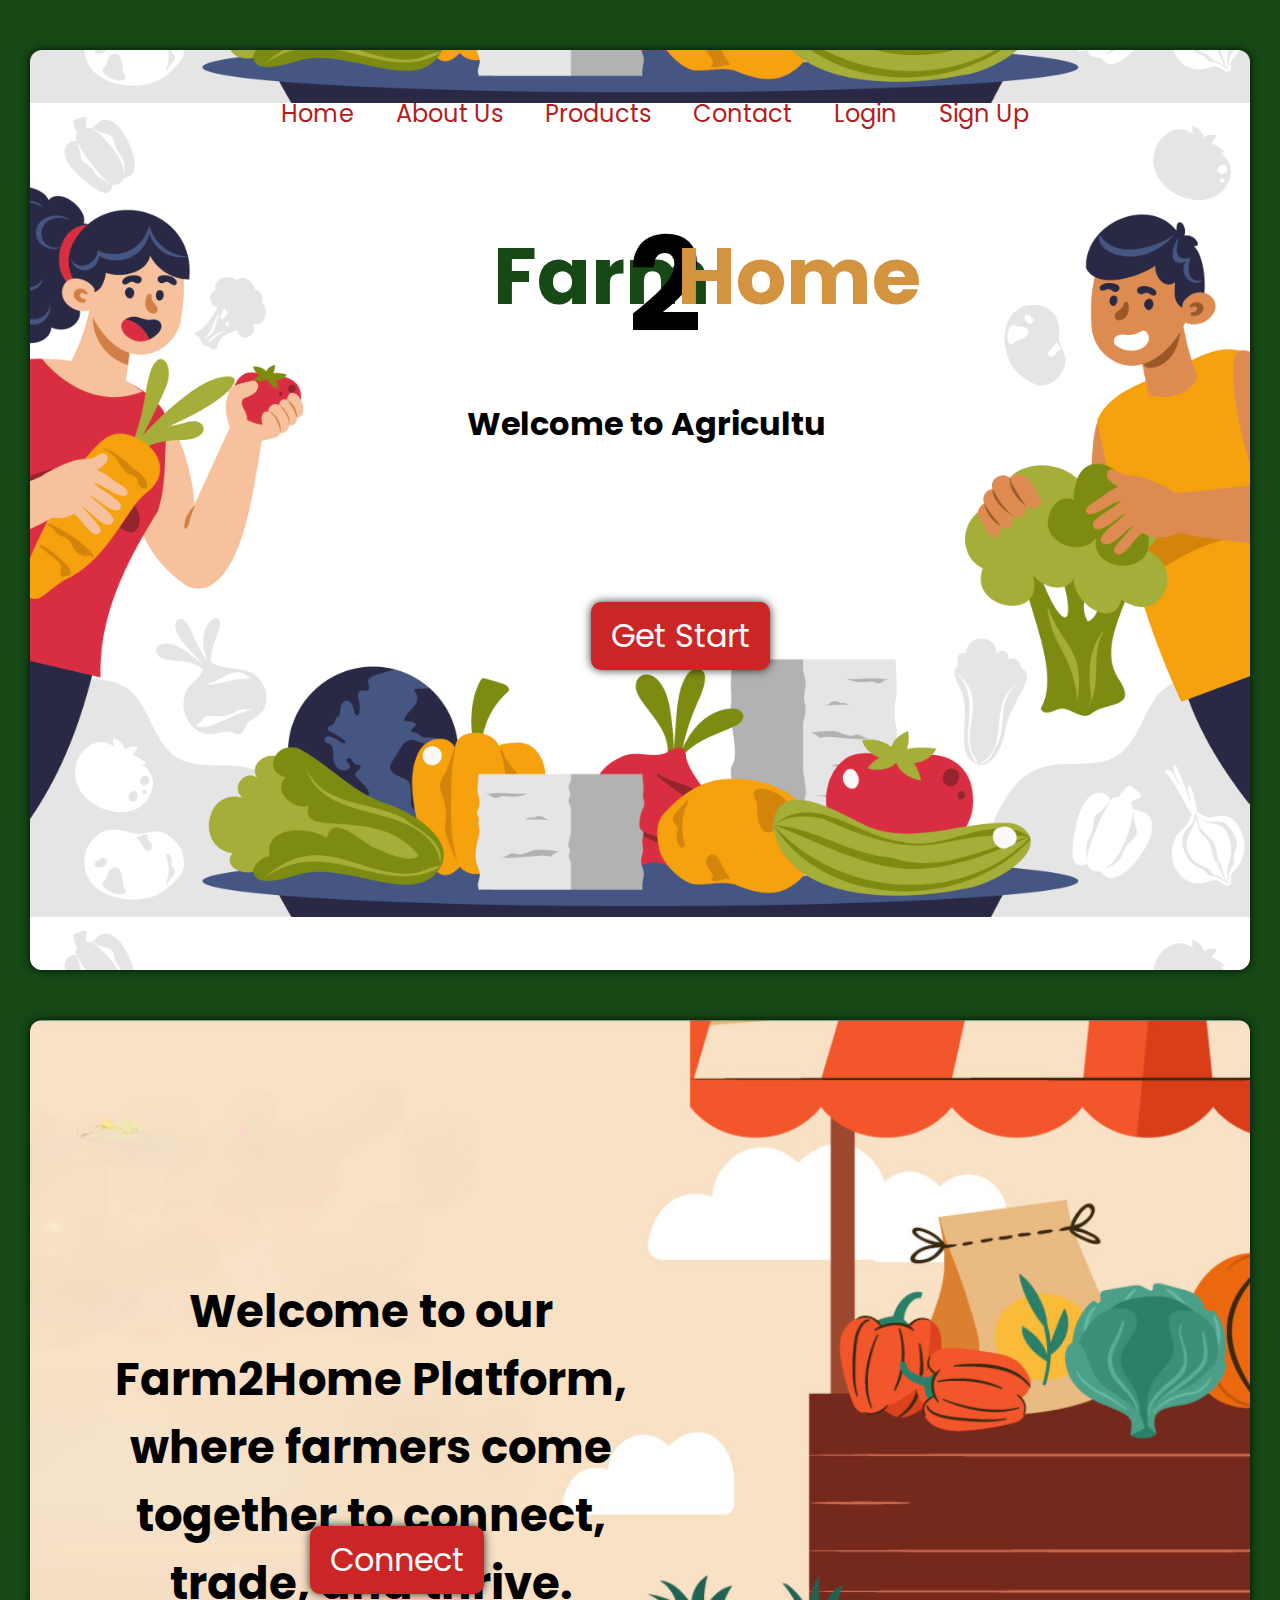
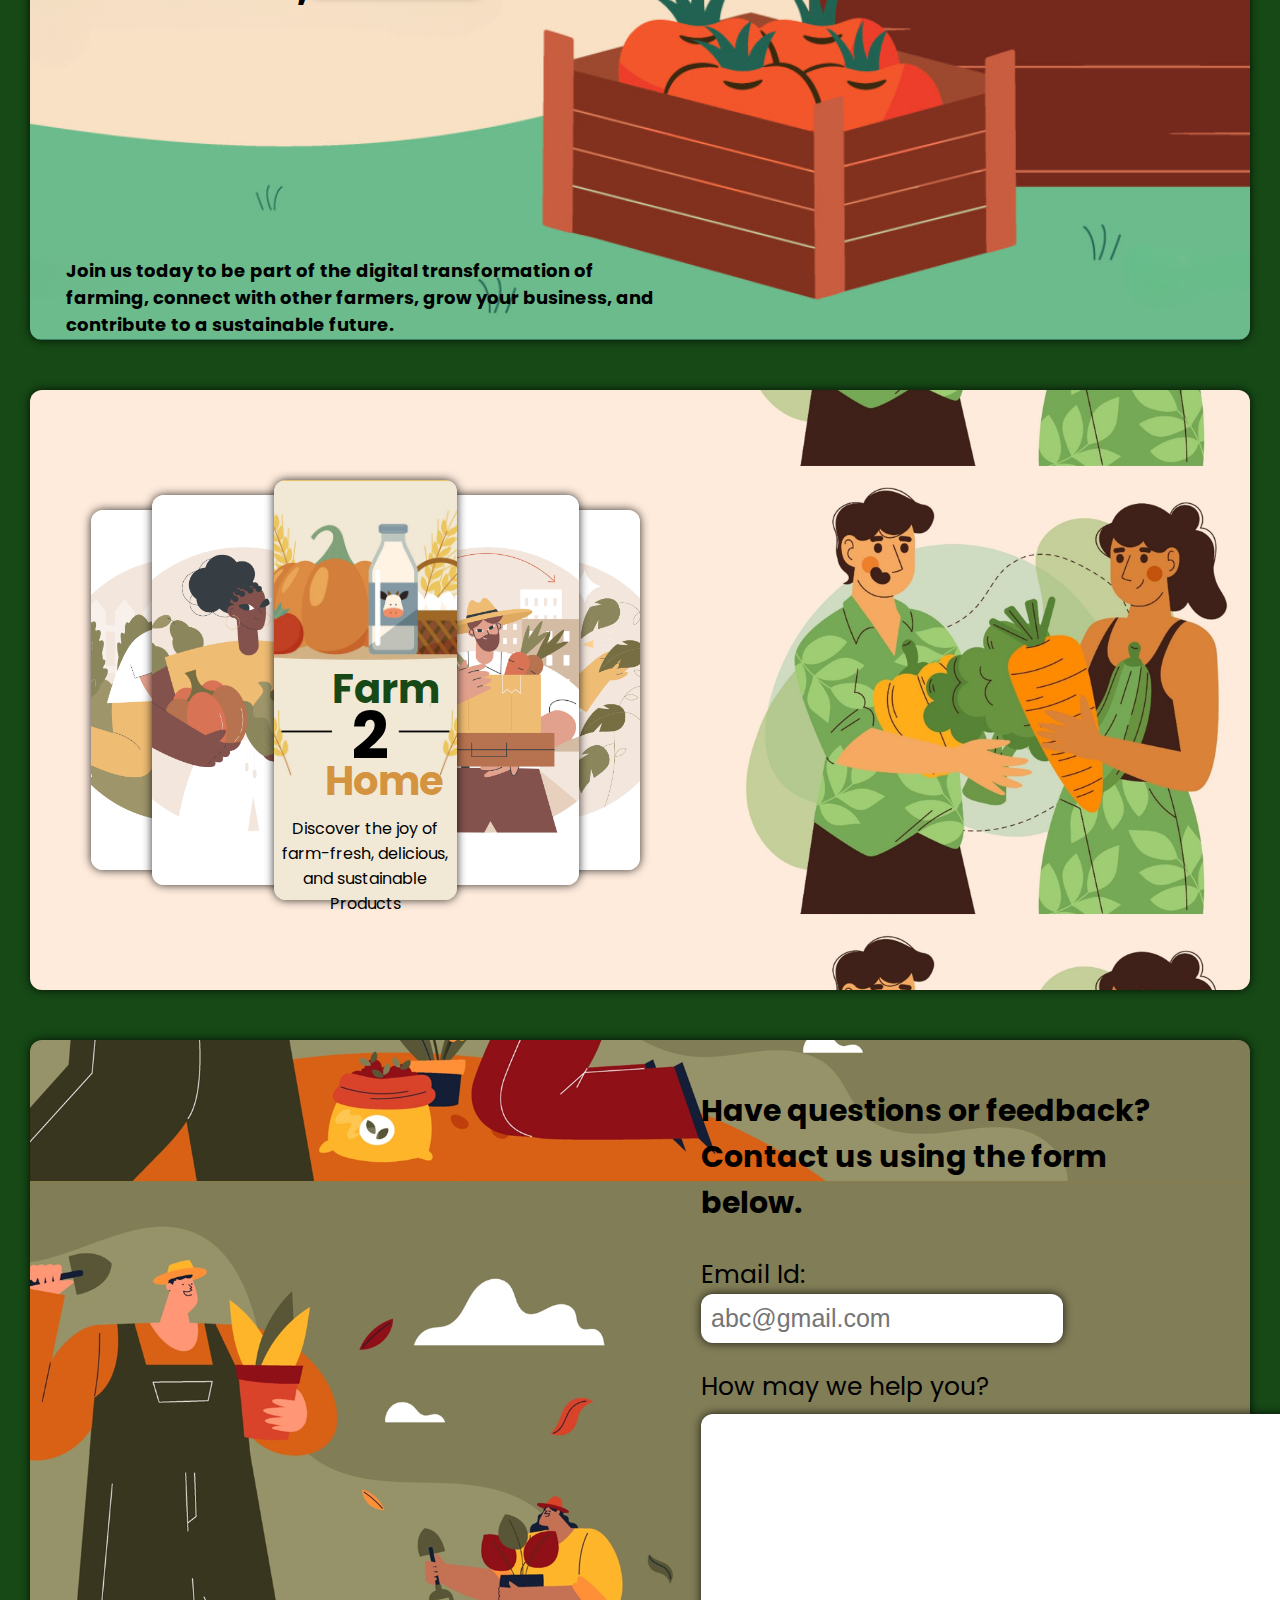
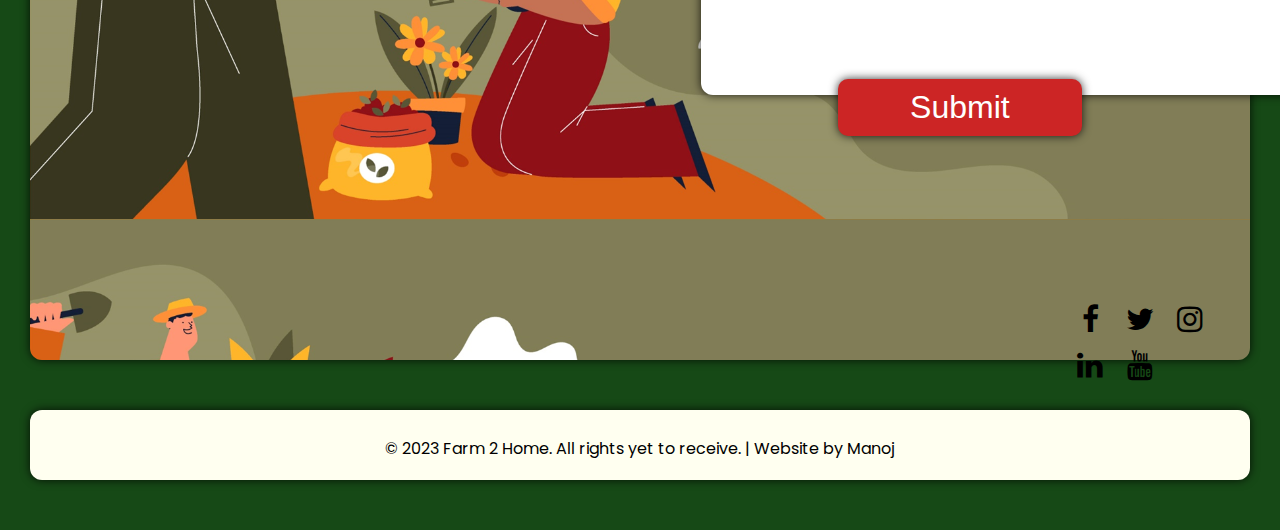
<file: index.html>
<!DOCTYPE html>
<html>

<head>
    <title>Farm-2-Home</title>
    <link href='https://fonts.googleapis.com/css?family=Poppins' rel='stylesheet'>
    <link rel="stylesheet" href="https://cdnjs.cloudflare.com/ajax/libs/font-awesome/4.7.0/css/font-awesome.min.css">
    <link rel="stylesheet" type="text/css" href='css/index.css'>
    
</head>

<body>
    <section id="welcome">
        <div class="container">
            <center>
            <header class="header">
                <nav class="nav">
                    <ul class="nav__list">
                        <li class="nav__item"><a href="#welcome" class="nav__link">Home</a></li>
                        <li class="nav__item"><a href="#about_us" class="nav__link">About Us</a></li>
                        <li class="nav__item"><a href="#product" class="nav__link">Products</a></li>
                        <li class="nav__item"><a href="#contact_us" class="nav__link">Contact</a></li>
                        <li class="nav__item"><a href="login.html" class="nav__link">Login</a></li>
                        <li class="nav__item"><a href="signup.html" class="nav__link">Sign Up</a></li>
                    </ul>
                </nav>
            </header>
            </center>
            <b><p class="pagename1">Farm</p><p class="pagename2">2</p><p class="pagename3">Home</p></b>
            <div id="auto-typing" class="auto-div">  </div>
            <a href="signup.html" class="my-button">Get Start</a>
        </div>
    </section>

    <section id="about_us">
        <div class="about_container">
            <div class="aboutus_texts">
            
                <b>
                    <p class="aboutus_title">Welcome to our Farm2Home Platform, where farmers come together to connect, trade, and
                        thrive.</p>
                </b>

                <a href="signup.html" class="joinus_button">Connect</a>
            
                <b><p class="aboutus_para">Join us today to be part of the digital transformation of farming, connect with other farmers, grow your business, and
                contribute to a sustainable future.</p></b>
            
            </div>
        </div>
    </section>


    <section id="product">
        <div class="product_container">
            <div class="box1" id="box1">
                <b>
                    <p style="position: absolute; top:33%; left:32%; font-size:40px; color:rgb(22, 73, 22);">Farm</p><br>
                    <p style="position: absolute; top:34%; left:43%; font-size:65px">2</p><br>
                    <p style="position: absolute; top:55%; left:28%; font-size:40px; color:#d3933f;">Home</p>
                </b><br>
                <p style="position: absolute; top:75%; padding:5px;  text-align:center;">Discover the joy of farm-fresh,
                    delicious, and sustainable Products</p>
                <a href="#welcome"><span class="link"></span></a>
            </div>
            <div class="box2" id="box2">
                <div class="product_details">
                    <img src="images/black_bg.jpeg" class="black_bg">
                    <button class="fruit-button">Explore </button>
                </div>
    
            </div>
            <div class="box3" id="box3">
                <div class="product_details">
                    <img src="images/black_bg.jpeg" class="black_bg">
                    <button class="fruit-button">Explore </button>
                </div>
    
            </div>
            <div class="box4" id="box4">
                <div class="product_details">
                    <img src="images/black_bg.jpeg" class="black_bg">
                    <button class="fruit-button">Explore </button>
                </div>
            
            </div>
            <div class="box5" id="box5">
                <div class="product_details">
                    <img src="images/black_bg.jpeg" class="black_bg">
                    <button class="fruit-button">Explore </button>
                </div>
        </div>
    </section>
    <section id="contact_us">
        <div class="contactus_container">
            <div class="contact">
                <b>
                    <p style="font-size: 30px;">Have questions or feedback? <br>Contact us using the form below.</p>
                </b>
                <label for="">Email Id:</label><br>
                <input type="email" id="emailid" placeholder="abc@gmail.com"><br>
                <label for="">How may we help you?</label><br>
                <textarea name="subject" id="subject" cols="48" rows="9"></textarea>
                <button class="send_button">Submit</button>
            </div>
        
            <div class="social_media">
                <a href="#"><i class="fa fa-facebook"></i></a>
                <a href="#"><i class="fa fa-twitter"></i></a>
                <a href="#"><i class="fa fa-instagram"></i></a>
                <a href="#"><i class="fa fa-linkedin"></i></a>
                <a href="#"><i class="fa fa-youtube"></i></a>
        
            </div>
        </div>

    </section>
    <div class="footer_container">
        <center>
            <p>&copy; 2023 Farm 2 Home. All rights yet to receive. | Website by Manoj</p>
        </center>
    </div>








    <script>
        const paragraph = " Welcome to Agricultural Marketplace, Connecting Farmers and Buyers for Direct Transactions and Eliminate Middlemen and Improve Access to Markets";

        let index = 0;
        const typingSpeed = 50; // milliseconds
        const autoTypingElement = document.getElementById('auto-typing');

        function typeNextLetter() {
            autoTypingElement.textContent += paragraph[index];
            index++;
            if (index < paragraph.length) {
                setTimeout(typeNextLetter, typingSpeed);
            }
        }

        typeNextLetter();


        
            const box1 = document.getElementById("box1");
                const box2 = document.getElementById("box2");
                const box3 = document.getElementById("box3");
                const box4 = document.getElementById("box4");
                const box5 = document.getElementById("box5");

                box1.addEventListener("mouseover", () => {
                    box2.style.left = "32%";
                    box3.style.left = "8%";
                    box4.style.left = "38%";
                    box5.style.left = "2%";
                });

                box1.addEventListener("mouseout", () => {
                    box2.style.left = "30%";
                    box3.style.left = "10%";
                    box4.style.left = "35%";
                    box5.style.left = "5%";
                });

    </script>
</body>

</html>
</file>
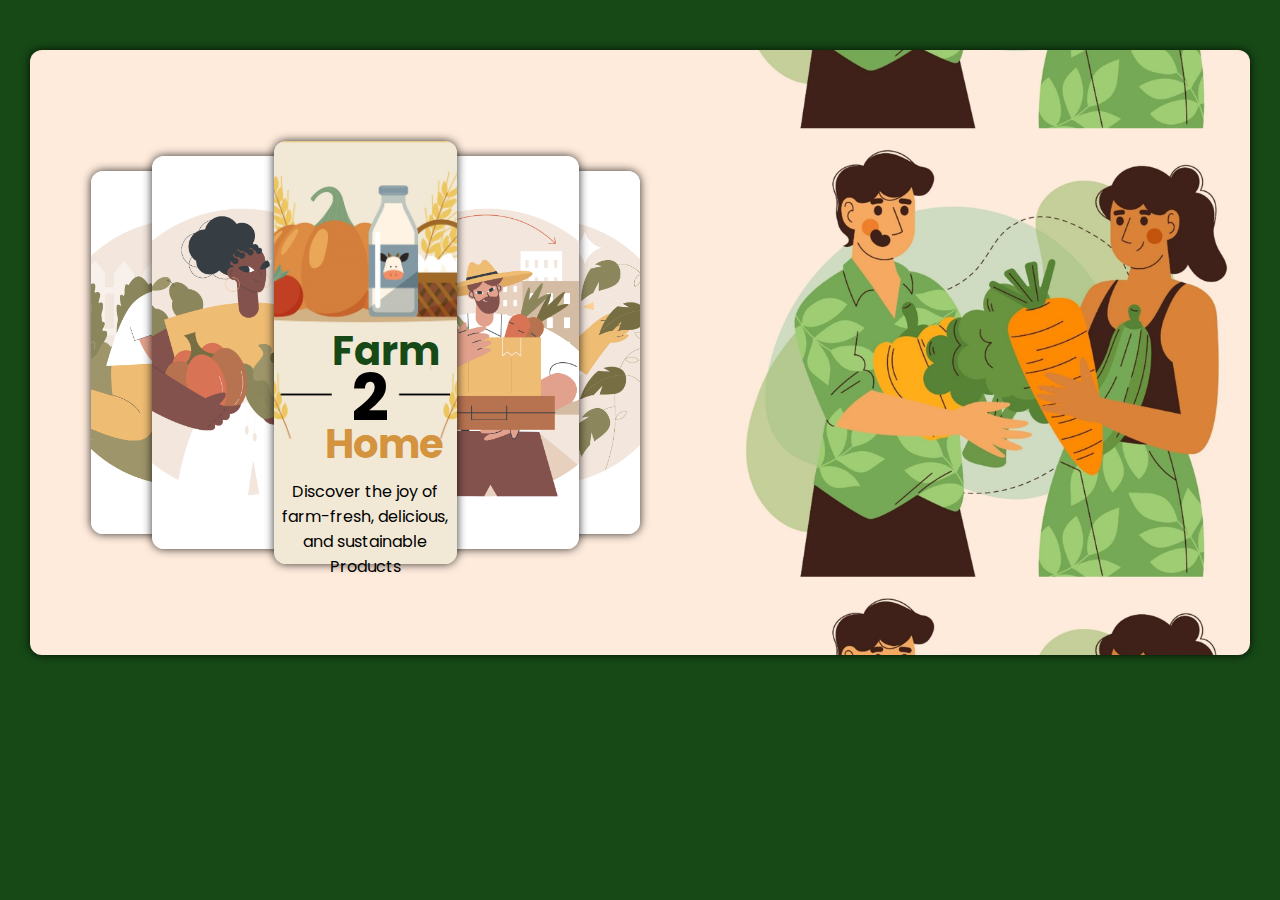
<file: aboutus.html>
<!DOCTYPE html>
<html>

<head>
    <title>Webpage Example</title>
    <link href='https://fonts.googleapis.com/css?family=Poppins' rel='stylesheet'>
    <style>
         body{
            background-color: rgb(22, 73, 22);
            font-family: poppins;
        }

        .product_container {
            background-image: url('images/prod_alter-bg.png');
            background-size: 100%;
            background-position: right;
            padding: 10px;
            box-shadow: 0px 0px 10px rgba(0.8, 0.8, 0.8, 0.8);
            width: 95%;
            height: 585px ;
            margin: 50px auto;
            position: relative;
            border-radius: 12px;
        }
        .box1{
            background-image: url('images/product_welcome.png');
            background-size: cover;
            background-position: center;
            box-shadow: 0px 0px 10px rgba(0.8, 0.8, 0.8, 0.8);
            width: 15%;
            height: 70%;
            border-radius: 12px;
            position: absolute;
            top: 15%;
            left: 20%;
            z-index: 2;
        }

        .box2{
            background-image: url('images/product_fruitbg.jpg');
            background-size: cover;
            background-position: center;
            box-shadow: 0px 0px 10px rgba(0.8, 0.8, 0.8, 0.8);
            width: 15%;
            height: 65%;
            border-radius: 12px;
            position: absolute;
            top: 17.5%;
            left: 30%;
            z-index: 1;
            transition: 0.5s ease-in-out;
        }
        .product_details{
            width: 100%;
            height: 100%;
            border-radius: 12px;
            display: none;
        }
        .black_bg{
            width: 100%;
            height: 100%;
            border-radius: 12px;
            opacity: 80%;
        }
        .box3{
            background-image: url('images/product_vegbg.jpg');
            background-size: cover;
            background-position: center;
            box-shadow: 0px 0px 10px rgba(0.8, 0.8, 0.8, 0.8);
            width: 15%;
            height: 65%;
            border-radius: 12px;
            position: absolute;
            top: 17.5%;
            left: 10%;
            z-index: 1;
            transition: 0.5s ease-in-out;
        }
        .box4{
            background-image: url('images/product_fertlizerbg.jpg');
            background-size: cover;
            background-position: center;
            box-shadow: 0px 0px 10px rgba(0.8, 0.8, 0.8, 0.8);
            width: 15%;
            height: 60%;
            border-radius: 12px;
            position: absolute;
            top: 20%;
            left: 35%;
            z-index: 0;
            transition: 0.5s ease-in-out;
        }
        .box5{
            background-image: url('images/product_seedbg.jpg');
            background-size: cover;
            background-position: center;
            box-shadow: 0px 0px 10px rgba(0.8, 0.8, 0.8, 0.8);
            width: 15%;
            height: 60%;
            border-radius: 12px;
            position: absolute;
            top: 20%;
            left: 5%;
            z-index: 0;
            transition: 0.5s ease-in-out;
        }
        .box2:hover{
            z-index: 3;
            height: 75%;
            top: 13%;
            transition: 0.5s ease-in-out;
        }
        .box3:hover{
            z-index: 3;
            height: 75%;
            top: 13%;
            transition: 0.5s ease-in-out;
        }
        .box4:hover{
            z-index: 2;
            height: 75%;
            top: 13%;
            transition: 0.5s ease-in-out;
        }
        .box5:hover{
            z-index: 2;
            height: 75%;
            top: 13%;
            transition: 0.5s ease-in-out;
        }

        .box2:hover > .product_details{
            display: block;
        }
        .box3:hover > .product_details{
            display: block;
        }
        .box4:hover > .product_details{
            display: block;
        }
        .box5:hover > .product_details{
            display: block;
        }

        .link {
            position: absolute;
            width: 100%;
            height: 100%;
            top: 0;
            left: 0;
            z-index: 1;
        }
        .fruit-button{
            position: absolute;
            font-size: xx-large;
            right: 30%;
            top: 45%;
            background-color: #d3933f;
            color: white;
            border-radius: 12px;
            border: 0px;
            margin: 0px;
            padding: 10px;
        }
        .fruit-button:hover{
            background-color:rgb(22, 73, 22) ;
        }

       
    </style>
</head>

<body>
    <section id="product">
    <div class="product_container">
        <div class="box1" id="box1">
            <b><p style="position: absolute; top:33%; left:32%; font-size:40px; color:rgb(22, 73, 22);">Farm</p><br>
            <p style="position: absolute; top:34%; left:43%; font-size:65px">2</p><br>
            <p style="position: absolute; top:55%; left:28%; font-size:40px; color:#d3933f;">Home</p></b><br>
            <p style="position: absolute; top:75%; padding:5px;  text-align:center;">Discover the joy of farm-fresh, delicious, and sustainable Products</p>
            <a href="index.html"><span class="link"></span></a>
        </div>   
        <div class="box2" id="box2">
            <div class="product_details">
                <img src="images/black_bg.jpeg" class="black_bg">
                <button class="fruit-button">Explore </button>
            </div>

        </div>
        <div class="box3" id="box3">
            <div class="product_details">
                <img src="images/black_bg.jpeg" class="black_bg">
                <button class="fruit-button">Explore </button>
            </div>
        
        </div>
        <div class="box4" id="box4">
            <div class="product_details">
                <img src="images/black_bg.jpeg" class="black_bg">
                <button class="fruit-button">Explore </button>
            </div>
        
        </div>
        <div class="box5" id="box5">
            <div class="product_details">
                <img src="images/black_bg.jpeg" class="black_bg">
                <button class="fruit-button">Explore </button>
            </div>
        
        </div>
    </div>
    </section>

    <script>
        const box1 = document.getElementById("box1");
        const box2 = document.getElementById("box2");
        const box3 = document.getElementById("box3");
        const box4 = document.getElementById("box4");
        const box5 = document.getElementById("box5");

        box1.addEventListener("mouseover", () => {
            box2.style.left = "32%";
            box3.style.left = "8%";
            box4.style.left = "38%";
            box5.style.left = "2%";
        });

        box1.addEventListener("mouseout", () => {
                box2.style.left = "30%";
                box3.style.left = "10%";
                box4.style.left = "35%";
                box5.style.left = "5%";
            });

    </script>
    
</body>
</html>
</file>
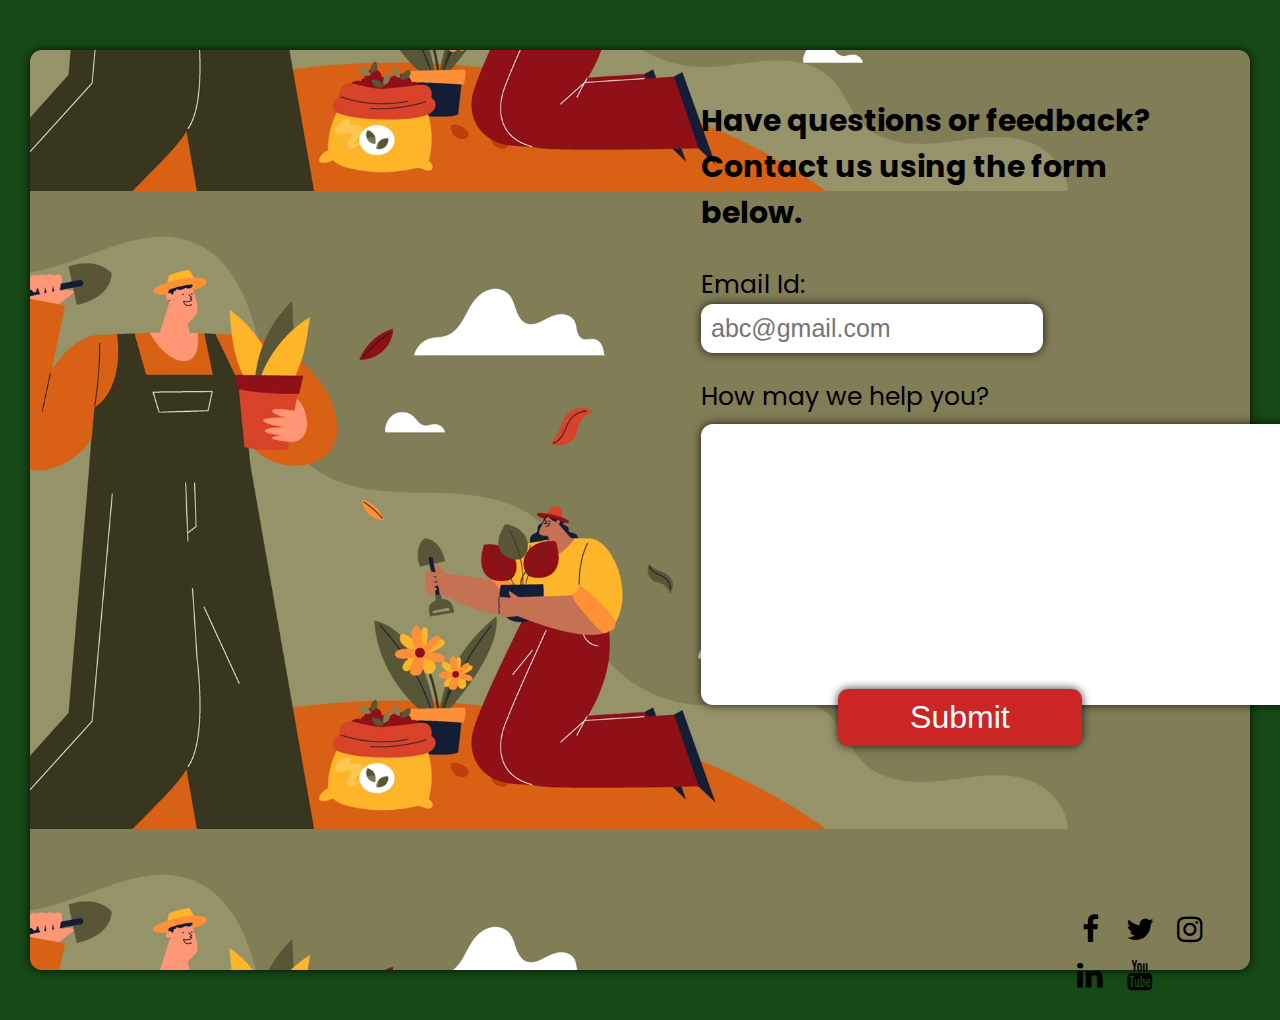
<file: contact_us.html>
<html>
    <head>
        <title>contact_us</title>
        <link href='https://fonts.googleapis.com/css?family=Poppins' rel='stylesheet'>
        <link rel="stylesheet" href="https://cdnjs.cloudflare.com/ajax/libs/font-awesome/4.7.0/css/font-awesome.min.css">
        
        <style>
        body{
            background-color: rgb(22, 73, 22);
            font-family: poppins;
        }

        .contactus_container {
            background-image: url('images/contactus_bg.png');
            background-size: 100%;
            background-position: center;
            padding: 10px;
            box-shadow: 0px 0px 10px rgba(0.8, 0.8, 0.8, 0.8);
            width: 95%;
            height: 900px ;
            margin: 50px auto;
            position: relative;
            border-radius: 12px;
        }
        .contact{
            position: absolute;
            width: 40%;
            height: 75%;
            left: 55%;
            top: 2%;
        }
        label{
            font-size: 25px;
        }
        #emailid{
            font-size: 25px;
            border-radius: 12px;
            width: 70%;
            padding: 10px;
            border: 0;
            margin-bottom: 25px;
            box-shadow: 0px 0px 10px rgba(0.8, 0.8, 0.8, 0.8);
        }
        #subject{
            font-size: 25px;
            border-radius: 12px;
            padding: 10px;
            border: 0;
            margin-top: 1.5%;
            box-shadow: 0px 0px 10px rgba(0.8, 0.8, 0.8, 0.8);
        }
        .send_button{
            font-size: xx-large;
            position: absolute;
            left:28%;
            top: 90%;
            width: 50%;
            background-color: #cc2525; 
            color: #fff; 
            padding: 10px 20px; 
            border: none; 
            cursor: pointer;
            border-radius: 10px;
            box-shadow: 0px 0px 10px rgba(0.8, 0.8, 0.8, 0.8);
        }
        .send_button:hover{
            background-color: rgb(22, 73, 22);
            transition: all 0.3s ease-out;
        }
        .fa {  
            padding: 8px;  
            text-align: center;  
            font-size: 30px;  
            width: 30px;
            height:30px;
            border-radius: 50%;  
            color: black;
        }  
        .fa-facebook:hover {   
            color: #3b5998; 
            transition: all 0.3s ease-out;
        }  
        .fa-twitter:hover {    
            color: #55acee;  
            transition: all 0.3s ease-out;
        }  
        .fa-linkedin:hover {    
            color: #0082ca;  
            transition: all 0.3s ease-out;
        }  
        .fa-instagram:hover {   
            color: #ac2bac;  
            transition: all 0.3s ease-out;
        }  
        .fa-youtube:hover {  
            color: #ed302f;  
            transition: all 0.3s ease-out;
        }  
        .social_media{
            position: absolute;
            top: 93%;
            left: 85%;
        }

        </style>
    </head>
    <body>
        <div class="contactus_container">
            <div class="contact">
                <b><p style="font-size: 30px;">Have questions or feedback? <br>Contact us using the form below.</p></b>
                <label for="">Email Id:</label><br>
                <input type="email" id="emailid" placeholder="abc@gmail.com"><br>
                <label for="">How may we help you?</label><br>
                <textarea name="subject" id="subject" cols="48" rows="9"></textarea>
                <button class="send_button">Submit</button>
            </div>

            <div class="social_media">
                <a href="#"><i class="fa fa-facebook"></i></a>
                <a href="#"><i class="fa fa-twitter"></i></a>
                <a href="#"><i class="fa fa-instagram"></i></a>
                <a href="#"><i class="fa fa-linkedin"></i></a>
                <a href="#"><i class="fa fa-youtube"></i></a>

            </div>
        </div>
    </body>
</html>
</file>
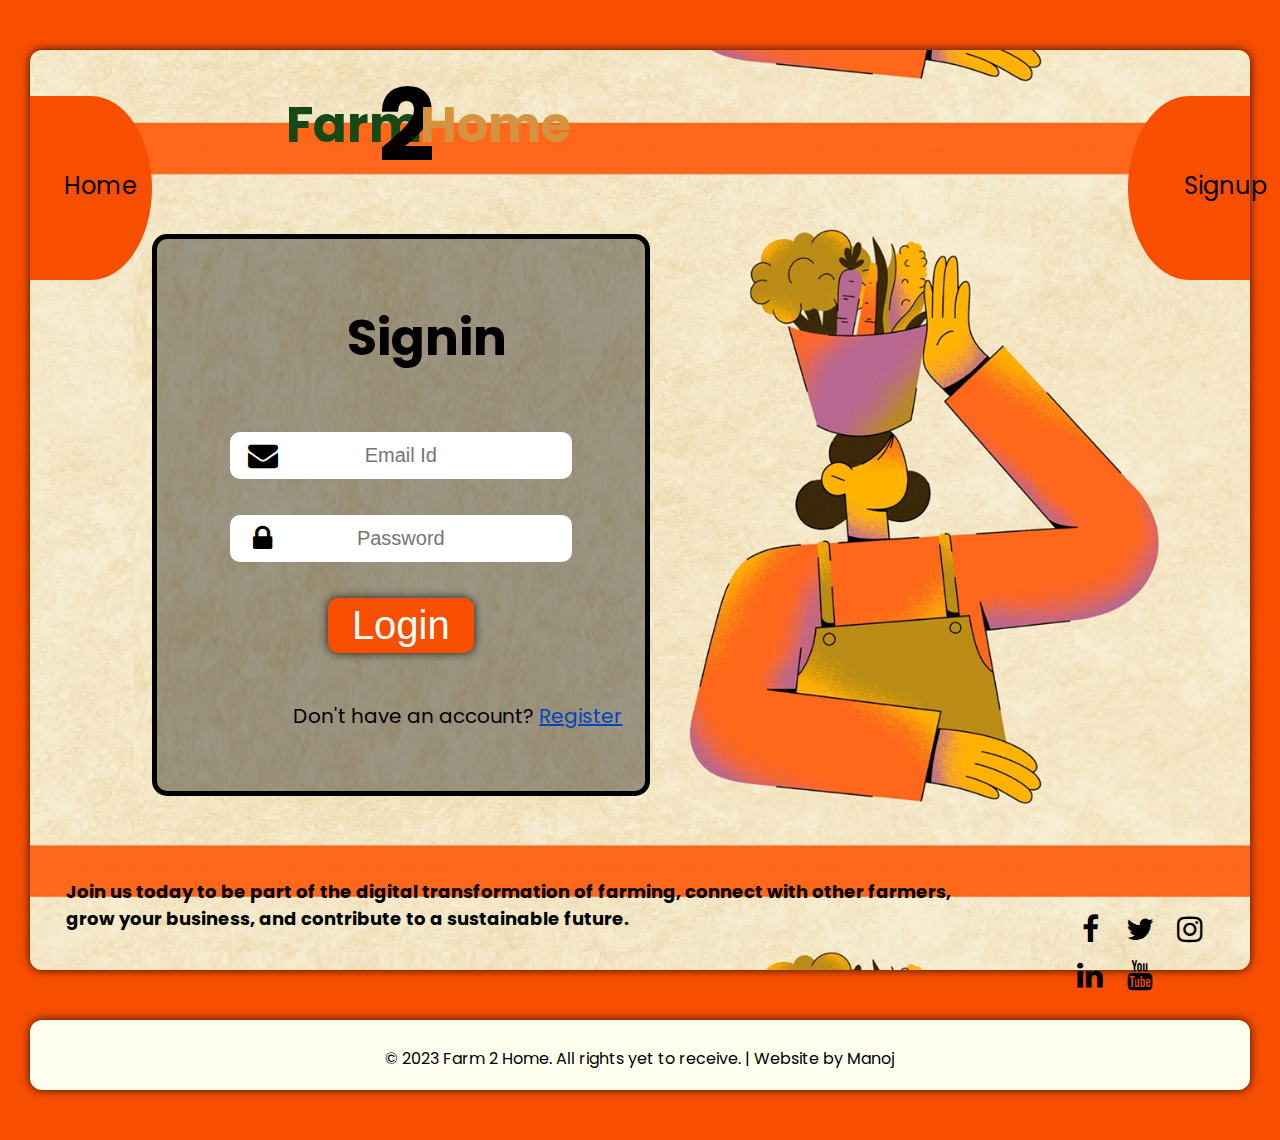
<file: login.html>
<html>

<head>
    <title>contact_us</title>
    <link href='https://fonts.googleapis.com/css?family=Poppins' rel='stylesheet'>
    <link rel="stylesheet" href="https://cdnjs.cloudflare.com/ajax/libs/font-awesome/4.7.0/css/font-awesome.min.css">
    <link rel="stylesheet" type="text/css" href="css/login.css">
    
</head>

<body>
    <div class="login_container">
        <!-- <div class="logo"></div> -->
        <div class="home">
            <a href="index.html" class="home_link">Home</a>
        </div>
        <b>
            <p class="pagename1">Farm</p>
            <p class="pagename2">2</p>
            <p class="pagename3">Home</p>
        </b>
        <!--<a href="index.html"><i class="fa fa-home" id="home_icon"></i></a>-->
        <header>
            <nav class="nav">
                <ul class="nav__list">
                    <li class="nav__item"><a href="signup.html" class="nav__link" id="signin">Signup</a></li>
                </ul>
            </nav>
        </header>
        
        <section id="login">
            <div class="login-form">

                <h1 id="user">Signin</h1>

                <form action="login.php" method="post">
                    <i class="fa fa-envelope icon" id="mail_icon"></i>
                    <input type="email" id="email" name="email"  required placeholder="Email Id">
                    <br>
                    <i class="fa fa-lock icon" id="password_icon"></i>
                    <input type="password" id="password" name="password" required placeholder="Password">
                    <br>
                    <input type="submit" value="Login" id="login-button">
                </form>
                <p class="to_register">Don't have an account? <a href="signup.html" style="color:rgb(0, 67, 192);">Register</a></p>
            </div>
        </section>
        <b>
            <p class="aboutus_para">Join us today to be part of the digital transformation of farming, connect with other
                farmers, <br>grow your business, and
                contribute to a sustainable future.</p>
        </b>

        <div class="social_media">
            <a href="#"><i class="fa fa-facebook"></i></a>
            <a href="#"><i class="fa fa-twitter"></i></a>
            <a href="#"><i class="fa fa-instagram"></i></a>
            <a href="#"><i class="fa fa-linkedin"></i></a>
            <a href="#"><i class="fa fa-youtube"></i></a>
        </div>
        
    </div>

   

    <div class="footer_container">
        <center>
            <p>&copy; 2023 Farm 2 Home. All rights yet to receive. | Website by Manoj</p>
        </center>
    </div>



</body>

</html>
</file>
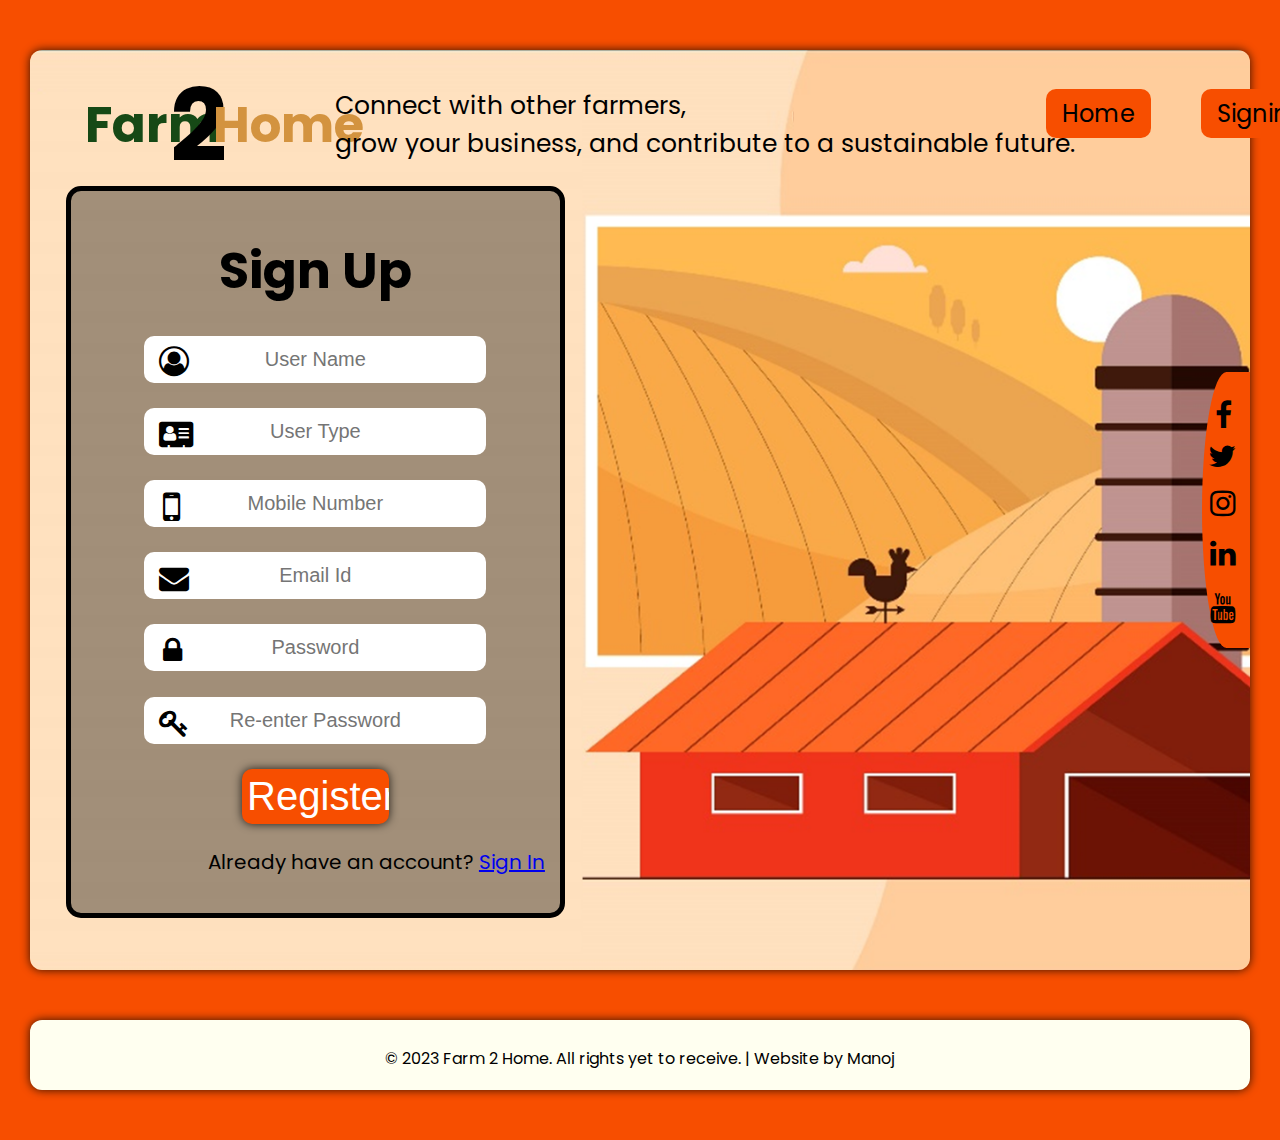
<file: signup.html>
<html lang="en">
<head>
    <meta charset="UTF-8">
    <meta http-equiv="X-UA-Compatible" content="IE=edge">
    <meta name="viewport" content="width=device-width, initial-scale=1.0">
    <title>Farm2Home-Signup</title>
    <link href='https://fonts.googleapis.com/css?family=Poppins' rel='stylesheet'>
    <link rel="stylesheet" href="https://cdnjs.cloudflare.com/ajax/libs/font-awesome/4.7.0/css/font-awesome.min.css">
    <link rel="stylesheet" type="text/css" href="css/signup.css">

</head>
<body>
    <div class="signup_container">
        <header class="header">
            <nav class="nav">
                <ul class="nav__list">
                    <li class="nav__item"><a href="index.html" class="nav__link">Home</a></li>
                    <li class="nav__item"><a href="login.html" class="nav__link">Signin</a></li>
                </ul>
            </nav>
        </header>
        <b>
            <p class="pagename1">Farm</p>
            <p class="pagename2">2</p>
            <p class="pagename3">Home</p>
        </b>
        <p class="aboutus_para">Connect with other farmers, <br>grow your business, and
            contribute to a sustainable future.
        </p>
        <section id="registration">
        <div class="signup_form">
            <h2>Sign Up</h2>
            <form action="register.php" method="post">
                <i class="fa fa-user-circle-o icon" id="user_icon"></i>
                <input type="text" id="user_name" name="user_name" required placeholder="User Name"><br>

                <i class="fa fa-address-card icon" id="usertype_icon"></i>
                <input type="text" id="user_type" name="user_type" required placeholder="User Type"><br>

                <i class="fa fa-mobile icon" id="mobile_icon"></i>
                <input type="tel" id="mobile_number" name="mobile_number" required placeholder="Mobile Number"><br>

                <i class="fa fa-envelope icon" id="email_icon"></i>
                <input type="email" id="email" name="email" required placeholder="Email Id"><br>

                <i class="fa fa-lock icon" id="lock_icon"></i>
                <input type="password" id="password" name="password" required placeholder="Password"><br>

                <i class="fa fa-key icon" id="key_icon"></i>
                <input type="password" id="retype_password" name="retype_password" required placeholder="Re-enter Password"><br>

                <input type="submit" value="Register" id="register_button">
            </form>
            <p class="to_signin">Already have an account? <a href="login.html">Sign In</a></p>
        </div>
        </section>
        <div class="social_media_container">
            <ul>
                <a href="#" id="socialmedia_fb"><i class="fa fa-facebook"></i></a>
                <a href="#" id="socialmedia_tw"><i class="fa fa-twitter" ></i></a>
                <a href="#" id="socialmedia_insta"><i class="fa fa-instagram" ></i></a>
                <a href="#" id="socialmedia_ln"><i class="fa fa-linkedin" ></i></a>
                <a href="#" id="socialmedia_yt"><i class="fa fa-youtube" ></i></a>
            </ul>
        </div>
    </div>
    <div class="footer_container">
        <center>
            <p>&copy; 2023 Farm 2 Home. All rights yet to receive. | Website by Manoj</p>
        </center>
    </div>
    
</body>
</html>
</file>
<file: css/index.css>
body{
            background-color: rgb(22, 73, 22);
            font-family: poppins;
        }

        .container {
            background-image: url(../images/homepage1.jpg);
            background-size: 100%;
            background-position: center;
            padding: 10px;
            box-shadow: 0px 0px 10px rgba(0.8, 0.8, 0.8, 0.8);
            width: 95%;
            height: 900px ;
            margin: 50px auto;
            position: relative;
            border-radius: 12px;
        }

         #auto-typing {
            text-align: center;
            font-size: xx-large;
            width: 50%;
            background-color: rgb(255, 255, 255);
            position:absolute;
            top: 38%;
            left: 25.5%;
            font-family: Poppins;
            font-weight: bolder;
        }

        .header {
        padding: 20px 0;
        width: 70%;
        }

        .nav {
        display: flex;
        justify-content: center;
        
        }

        .nav__list {
        display: flex;
        list-style-type: none;
        }

        .nav__item {
        margin-right: 10px;
        }

        .nav__link {
        color: #b11e1e;
        text-decoration: none;
        font-size: x-large;
        padding: 8px 16px;
        border-radius: 10px;
        }

        .nav__link:hover {
        color: #b11e1e;
        box-shadow: 0px 0px 10px rgba(20, 61, 15, 0.8);
        }

        .my-button {
        background-color: #cc2525; 
        text-decoration: none;
        color: #fff; 
        padding: 10px 20px; 
        border: none; 
        cursor: pointer;
        position: absolute;
        top: 60%;
        left: 46%;
        font-size: xx-large;
        border-radius: 10px;
        box-shadow: 0px 0px 10px rgba(0.8, 0.8, 0.8, 0.8);
        }

        .my-button:hover{
            background-color: rgb(22, 73, 22);
            transition: all 0.3s ease-out;
        }

        .pagename1{
            position: absolute;
            left: 38%;
            font-size: 80px;
            margin: 0px;
            top: 18%;
            color: rgb(22, 73, 22);
        }
        
        .pagename2{
            position: absolute;
            left: 49%;
            font-size: 130px;
            margin: 0px;
            top: 15%;
        }

        .pagename3{
            position: absolute;
            left: 53%;
            font-size: 80px;
            margin: 0px;
            top: 18%;
            color: #d3933f;
        }

        .aboutus_container {
            background-color: white;
            padding: 10px;
            box-shadow: 0px 0px 10px rgba(0.8, 0.8, 0.8, 0.8);
            width: 95%;
            height: 900px ;
            margin: 50px auto;
            position: relative;
            border-radius: 12px;
        }
        .aboutus_container img {
            width: 50%;
            height: auto;
            position: absolute;
            top: 20%;
            right: 0;
            opacity: 0;
            transition: opacity 0.5s ease-in-out;
            /* add transition effect for smooth fade */
        }

        /* Show the first image initially */
        .aboutus_container img:first-child {
            opacity: 1;
        }
        .aboutus_texts{
            position: absolute;
            width: 50%;
            left: 3%;
            top: 10%;
            height: 90%;
        }
        .aboutus_title{
            text-align: center;
            font-size: 45px;
            margin: 0;
            position: absolute;
            top: 20%;
        }
        .aboutus_para{
            font-size: 18px;
            text-align: left;
            margin: 0;
            position: absolute;
            top: 90%;
        }
        .joinus_button{
            background-color: #cc2525; 
            text-decoration: none;
            color: #fff; 
            padding: 10px 20px; 
            border: none; 
            cursor: pointer;
            position: absolute;
            top: 50%;
            left: 40%;
            font-size: xx-large;
            border-radius: 10px;
            box-shadow: 0px 0px 10px rgba(0.8, 0.8, 0.8, 0.8);

        }
        .joinus_button:hover{
            background-color: rgb(22, 73, 22);
            transition: all 0.5s ease-out;
        }
        a{
            transition: all 0.5s ease-out;
        }
        .about_container {
            background-image: url(../images/aboutusbg.png);
            background-size: cover;
            background-position: center;
            padding: 10px;
            box-shadow: 0px 0px 10px rgba(1, 1, 1, 0.8);
            width: 95%;
            height: 900px ;
            margin: 50px auto;
            position: relative;
            border-radius: 12px;
        }

        .product_container {
            background-image: url(../images/prod_alter-bg.png);
            background-size: 100%;
            background-position: center;
            padding: 10px;
            box-shadow: 0px 0px 10px rgba(0.8, 0.8, 0.8, 0.8);
            width: 95%;
            height: 580px ;
            margin: 50px auto;
            position: relative;
            border-radius: 12px;
        }
        .box1{
            background-image: url(../images/product_welcome.png);
            background-size: cover;
            background-position: center;
            box-shadow: 0px 0px 10px rgba(0.8, 0.8, 0.8, 0.8);
            width: 15%;
            height: 70%;
            border-radius: 12px;
            position: absolute;
            top: 15%;
            left: 20%;
            z-index: 2;
        }

        .box2{
            background-image: url(../images/product_fruitbg.jpg);
            background-size: cover;
            background-position: center;
            box-shadow: 0px 0px 10px rgba(0.8, 0.8, 0.8, 0.8);
            width: 15%;
            height: 65%;
            border-radius: 12px;
            position: absolute;
            top: 17.5%;
            left: 30%;
            z-index: 1;
            transition: 0.5s ease-in-out;
        }
        .product_details{
            width: 100%;
            height: 100%;
            border-radius: 12px;
            display: none;
            transition: all 0.5s ease-out;
        }
        .black_bg{
            width: 100%;
            height: 100%;
            border-radius: 12px;
            opacity: 70%;
            transition: all 0.5s ease-out;
        }
        .box3{
            background-image: url(../images/product_vegbg.jpg);
            background-size: cover;
            background-position: center;
            box-shadow: 0px 0px 10px rgba(0.8, 0.8, 0.8, 0.8);
            width: 15%;
            height: 65%;
            border-radius: 12px;
            position: absolute;
            top: 17.5%;
            left: 10%;
            z-index: 1;
            transition: 0.5s ease-in-out;
        }
        .box4{
            background-image: url(../images/product_fertlizerbg.jpg);
            background-size: cover;
            background-position: center;
            box-shadow: 0px 0px 10px rgba(0.8, 0.8, 0.8, 0.8);
            width: 15%;
            height: 60%;
            border-radius: 12px;
            position: absolute;
            top: 20%;
            left: 35%;
            z-index: 0;
            transition: 0.5s ease-in-out;
        }
        .box5{
            background-image: url(../images/product_seedbg.jpg);
            background-size: cover;
            background-position: center;
            box-shadow: 0px 0px 10px rgba(0.8, 0.8, 0.8, 0.8);
            width: 15%;
            height: 60%;
            border-radius: 12px;
            position: absolute;
            top: 20%;
            left: 5%;
            z-index: 0;
            transition: 0.5s ease-in-out;
        }
        .box2:hover{
            z-index: 3;
            height: 75%;
            top: 13%;
            transition: 0.5s ease-in-out;
        }
        .box3:hover{
            z-index: 3;
            height: 75%;
            top: 13%;
            transition: 0.5s ease-in-out;
        }
        .box4:hover{
            z-index: 2;
            height: 75%;
            top: 13%;
            transition: 0.5s ease-in-out;
        }
        .box5:hover{
            z-index: 2;
            height: 75%;
            top: 13%;
            transition: 0.5s ease-in-out;
        }
        .box2:hover > .product_details{
            display: block;
            transition: all 0.5s ease-out;
        }
        .box3:hover > .product_details{
            display: block;
            transition: all 0.5s ease-out;
        }
        .box4:hover > .product_details{
            display: block;
            transition: all 0.5s ease-out;
        }
        .box5:hover > .product_details{
            display: block;
            transition: all 0.5s ease-out;
        }

        .link {
            position: absolute;
            width: 100%;
            height: 100%;
            top: 0;
            left: 0;
            z-index: 1;
        }
        .fruit-button{
            position: absolute;
            font-size: xx-large;
            right: 27%;
            top: 45%;
            background-color: #d3933f;
            border-radius: 12px;
            border: 0px;
            margin: 0px;
            padding: 10px;
        }
        .fruit-button:hover{
            background-color:rgb(22, 73, 22) ;
            transition: 0.5s ease-in-out;
            color: white;
        }
        .contactus_container {
            background-image: url(../images/contactus_bg.png);
            background-size: 100%;
            background-position: center;
            padding: 10px;
            box-shadow: 0px 0px 10px rgba(0.8, 0.8, 0.8, 0.8);
            width: 95%;
            height: 900px ;
            margin: 50px auto;
            position: relative;
            border-radius: 12px;
        }
        .contact{
            position: absolute;
            width: 40%;
            height: 75%;
            left: 55%;
            top: 2%;
        }
        label{
            font-size: 25px;
        }
        #emailid{
            font-size: 25px;
            border-radius: 12px;
            width: 70%;
            padding: 10px;
            border: 0;
            margin-bottom: 25px;
            box-shadow: 0px 0px 10px rgba(0.8, 0.8, 0.8, 0.8);
        }
        #subject{
            font-size: 25px;
            border-radius: 12px;
            padding: 10px;
            border: 0;
            margin-top: 1.5%;
            box-shadow: 0px 0px 10px rgba(0.8, 0.8, 0.8, 0.8);
        }
        .send_button{
            font-size: xx-large;
            position: absolute;
            left:28%;
            top: 90%;
            width: 50%;
            background-color: #cc2525; 
            color: #fff; 
            padding: 10px 20px; 
            border: none; 
            cursor: pointer;
            border-radius: 10px;
            box-shadow: 0px 0px 10px rgba(0.8, 0.8, 0.8, 0.8);
        }
        .send_button:hover{
            background-color: rgb(22, 73, 22);
            transition: all 0.3s ease-out;
        }
        .fa {  
            padding: 8px;  
            text-align: center;  
            font-size: 30px;  
            width: 30px;
            height:30px;
            border-radius: 50%;  
            color: black;
        }  
        .fa-facebook:hover {   
            color: #3b5998; 
            transition: all 0.3s ease-out;
        }  
        .fa-twitter:hover {    
            color: #55acee;  
            transition: all 0.3s ease-out;
        }  
        .fa-linkedin:hover {    
            color: #0082ca;  
            transition: all 0.3s ease-out;
        }  
        .fa-instagram:hover {   
            color: #ac2bac;  
            transition: all 0.3s ease-out;
        }  
        .fa-youtube:hover {  
            color: #ed302f;  
            transition: all 0.3s ease-out;
        }  
        .social_media{
            position: absolute;
            top: 93%;
            left: 85%;
        }
        .footer_container{
            padding: 10px;
            box-shadow: 0px 0px 10px rgba(0.8, 0.8, 0.8, 0.8);
            width: 95%;
            height: 50px ;
            margin: 50px auto;
            position: relative;
            border-radius: 12px;
            background-color: ivory;
        }
</file>
<file: css/login.css>
body {
    background-color: rgb(247, 78, 0);
    font-family: poppins;
}

.login_container {
    background-image: url(../images/login_bg.png);
    background-size: 105%;
    background-position: center;
    padding: 10px;
    box-shadow: 0px 0px 10px rgba(0.8, 0.8, 0.8, 0.8);
    width: 95%;
    height: 900px;
    margin: 50px auto;
    position: relative;
    border-radius: 12px;
}

.header {
    padding: 20px 0;
    width: 50%;
    position: absolute;
    top: 3%;
}

.nav {
    display: flex;
    position: absolute;
    left: 90%;
    top: 5%;
    background-color: rgb(247, 78, 0);
    border-top-left-radius: 50%;
    border-bottom-left-radius: 50%;
    height: 20%;
    width: 10%;


}

.nav__list {
    display: flex;
    list-style-type: none;
}

.nav__item {
    margin-right: 30px;
}

.nav__link {
    color: black;
    text-decoration: none;
    font-size: x-large;
    padding: 8px 16px;
    border-radius: 10px;
    position: absolute;
    top: 35%;
}

.nav__link:hover {
    color: white;
    background-color: rgb(247, 78, 0);
    transition: all 0.5s ease-out;
    box-shadow: 0px 0px 10px rgba(0.8, 0.8, 0.8, 0.8);

}

#home_icon {
    padding: 8px;
    text-align: center;
    font-size: 45px;
    width: 45px;
    height: 45px;
    border-radius: 50%;
    color: black;
    position: absolute;
    top: 3.5%;
    left: 3%;
}

#home_icon:hover {
    color: white;
    transition: all 0.5s ease-out;
}

.login-form {
    background-color: rgba(0, 0, 0, 0.363);
    width: 40%;
    height: 60%;
    position: absolute;
    top: 20%;
    left: 10%;
    border: 5px solid black;
    border-radius: 15px;
}

h1 {
    position: absolute;
    top: 5%;
    left: 39%;
    font-size: 50px;
}

#email {
    position: absolute;
    font-size: 20px;
    padding: 12px;
    width: 70%;
    top: 35%;
    left: 15%;
    border-radius: 10px;
    border: 0;
    text-align: center;
}

#password {
    position: absolute;
    font-size: 20px;
    padding: 12px;
    width: 70%;
    top: 50%;
    left: 15%;
    border-radius: 10px;
    border: 0;
    text-align: center;
}

#login-button {
    position: absolute;
    font-size: 40px;
    top: 65%;
    left: 35%;
    background-color: rgb(247, 78, 0);
    color: white;
    border-radius: 10px;
    padding: 5px;
    width: 30%;
    border: 0;
    box-shadow: 0px 0px 10px rgba(0.8, 0.8, 0.8, 0.8);
    cursor: pointer;
}

#login-button:hover {
    background-color: rgb(22, 73, 22);
    transition: 0.5s ease-in-out;
}

.to_register {
    font-size: 20px;
    position: absolute;
    top: 80%;
    left: 28%;
}

#mail_icon {
    z-index: 2;
    font-size: 30px;
    position: absolute;
    top: 35%;
    left: 17%;
}

#password_icon {
    z-index: 2;
    font-size: 30px;
    position: absolute;
    top: 50%;
    left: 17%;
}

.aboutus_para {
    font-size: 18px;
    text-align: left;
    margin: 0;
    position: absolute;
    top: 90%;
    left: 3%;
}

.footer_container {
    padding: 10px;
    box-shadow: 0px 0px 10px rgba(0.8, 0.8, 0.8, 0.8);
    width: 95%;
    height: 50px;
    margin: 50px auto;
    position: relative;
    border-radius: 12px;
    background-color: ivory;
}

.pagename1 {
    position: absolute;
    left: 21%;
    font-size: 50px;
    margin: 0px;
    top: 4%;
    color: rgb(22, 73, 22);
}

.pagename2 {
    position: absolute;
    left: 28.5%;
    font-size: 100px;
    margin: 0px;
    top: 1;
}

.pagename3 {
    position: absolute;
    left: 32%;
    font-size: 50px;
    margin: 0px;
    top: 4%;
    color: #d3933f;
}

.fa {
    padding: 8px;
    text-align: center;
    font-size: 30px;
    width: 30px;
    height: 30px;
    border-radius: 50%;
    color: black;
}

.fa-facebook:hover {
    color: #3b5998;
    transition: all 0.3s ease-out;
}

.fa-twitter:hover {
    color: #55acee;
    transition: all 0.3s ease-out;
}

.fa-linkedin:hover {
    color: #0082ca;
    transition: all 0.3s ease-out;
}

.fa-instagram:hover {
    color: #ac2bac;
    transition: all 0.3s ease-out;
}

.fa-youtube:hover {
    color: #ed302f;
    transition: all 0.3s ease-out;
}

.social_media {
    position: absolute;
    top: 93%;
    left: 85%;
}

.logo {
    background-image: url(../images/logo2-2.png);
    background-size: cover;
    background-position: center;
    width: 80px;
    height: 80px;
    position: absolute;
    top: 4%;
    left: 16%;
}

.home {
    position: absolute;
    background-color: rgb(247, 78, 0);
    border-top-right-radius: 50%;
    border-bottom-right-radius: 50%;
    height: 20%;
    width: 10%;
    top: 5%;
    right: 90%;
}

.home_link {
    color: black;
    text-decoration: none;
    font-size: x-large;
    padding: 8px 16px;
    border-radius: 10px;
    position: absolute;
    top: 35%;
    left: 15%;
}

.home_link:hover {
    color: white;
    background-color: rgb(247, 78, 0);
    transition: all 0.5s ease-out;
    box-shadow: 0px 0px 10px rgba(0.8, 0.8, 0.8, 0.8);
}
</file>
<file: css/signup.css>
body {
    background-color: rgb(247, 78, 0);
    font-family: poppins;
}

.signup_container {
    background-image: url(../images/signup_bg-1.png);
    background-size: cover;
    background-position: center;
    padding: 10px;
    box-shadow: 0px 0px 10px rgba(0.8, 0.8, 0.8, 0.8);
    width: 95%;
    height: 900px;
    margin: 50px auto;
    position: relative;
    border-radius: 12px;
}

.signup_form {
    background-color: rgba(0, 0, 0, 0.363);
    width: 40%;
    height: 78.5%;
    position: absolute;
    top: 14.8%;
    left: 3%;
    border: 5px solid black;
    border-radius: 15px;
}

h2 {
    font-size: 50px;
    text-align: center;
}

i {
    z-index: 2;
}

.fa {
    font-size: 30px;
}

#user_name {
    position: absolute;
    font-size: 20px;
    padding: 12px;
    width: 70%;
    top: 20%;
    left: 15%;
    border-radius: 10px;
    border: 0;
    text-align: center;
}

#user_icon {
    position: absolute;
    left: 18%;
    top: 21.5%;
}

#user_type {
    position: absolute;
    font-size: 20px;
    padding: 12px;
    width: 70%;
    top: 30%;
    left: 15%;
    border-radius: 10px;
    border: 0;
    text-align: center;

}

#usertype_icon {
    position: absolute;
    left: 18%;
    top: 31.5%;
}

#mobile_number {
    position: absolute;
    font-size: 20px;
    padding: 12px;
    width: 70%;
    top: 40%;
    left: 15%;
    border-radius: 10px;
    border: 0;
    text-align: center;
}

#mobile_icon {
    position: absolute;
    left: 18.8%;
    top: 41%;
    font-size: 40px;
}

#email {
    position: absolute;
    font-size: 20px;
    padding: 12px;
    width: 70%;
    top: 50%;
    left: 15%;
    border-radius: 10px;
    border: 0;
    text-align: center;
}

#email_icon {
    position: absolute;
    left: 18%;
    top: 51.5%;
}

#password {
    position: absolute;
    font-size: 20px;
    padding: 12px;
    width: 70%;
    top: 60%;
    left: 15%;
    border-radius: 10px;
    border: 0;
    text-align: center;
}

#lock_icon {
    position: absolute;
    left: 18.8%;
    top: 61.5%;
}

#retype_password {
    position: absolute;
    font-size: 20px;
    padding: 12px;
    width: 70%;
    top: 70%;
    left: 15%;
    border-radius: 10px;
    border: 0;
    text-align: center;
}

#key_icon {
    position: absolute;
    left: 18%;
    top: 71.5%;
}

#register_button {
    position: absolute;
    font-size: 40px;
    top: 80%;
    left: 35%;
    background-color: rgb(247, 78, 0);
    color: white;
    border-radius: 10px;
    padding: 5px;
    width: 30%;
    border: 0;
    box-shadow: 0px 0px 10px rgba(0.8, 0.8, 0.8, 0.8);
    cursor: pointer;
}

#register_button:hover {
    background-color: rgb(22, 73, 22);
    transition: 0.5s ease-in-out;
}

.to_signin {
    font-size: 20px;
    position: absolute;
    top: 88%;
    left: 28%;
}

.pagename1 {
    position: absolute;
    left: 4.5%;
    font-size: 50px;
    margin: 0px;
    top: 4%;
    color: rgb(22, 73, 22);
}

.pagename2 {
    position: absolute;
    left: 11.5%;
    font-size: 100px;
    margin: 0px;
    top: 1;
}

.pagename3 {
    position: absolute;
    left: 15%;
    font-size: 50px;
    margin: 0px;
    top: 4%;
    color: #d3933f;
}

.aboutus_para {
    font-size: 25px;
    text-align: left;
    margin: 0;
    position: absolute;
    top: 4%;
    left: 25%;
}

.header {
    padding: 20px 0;
    width: 70%;
}

.nav {
    display: flex;
    justify-content: center;
    position: absolute;
    left: 80%;

}

.nav__list {
    display: flex;
    list-style-type: none;
}

.nav__item {
    margin-right: 50px;
}

.nav__link {
    color: black;
    text-decoration: none;
    font-size: x-large;
    padding: 8px 16px;
    border-radius: 10px;
    background-color: rgb(247, 78, 0);
}

.nav__link:hover {
    color: white;
    box-shadow: 0px 0px 10px rgba(0, 0, 0, 0.8);
    transition: 0.3s ease-in-out;
}

.social_media_container {
    background-color: rgb(247, 78, 0);
    width: 4%;
    height: 30%;
    position: absolute;
    left: 96%;
    top: 35%;
    border-top-left-radius: 50%;
    border-bottom-left-radius: 50%;

}

#socialmedia_fb {
    position: absolute;
    top: 10%;
    right: 38%;
    color: black;
}

#socialmedia_tw {
    position: absolute;
    top: 25%;
    right: 30%;
    color: black;
}

#socialmedia_insta {
    position: absolute;
    top: 42%;
    right: 30%;
    color: black;
}

#socialmedia_ln {
    position: absolute;
    top: 60%;
    right: 30%;
    color: black;
}

#socialmedia_yt {
    position: absolute;
    top: 80%;
    right: 30%;
    color: black;
}

.fa-facebook:hover {
    color: #3b5998;
    transition: all 0.3s ease-out;
}

.fa-twitter:hover {
    color: #55acee;
    transition: all 0.3s ease-out;
}

.fa-linkedin:hover {
    color: #0082ca;
    transition: all 0.3s ease-out;
}

.fa-instagram:hover {
    color: #ac2bac;
    transition: all 0.3s ease-out;
}

.fa-youtube:hover {
    color: #ed302f;
    transition: all 0.3s ease-out;
}

.footer_container {
    padding: 10px;
    box-shadow: 0px 0px 10px rgba(0.8, 0.8, 0.8, 0.8);
    width: 95%;
    height: 50px;
    margin: 50px auto;
    position: relative;
    border-radius: 12px;
    background-color: ivory;
}
</file>
